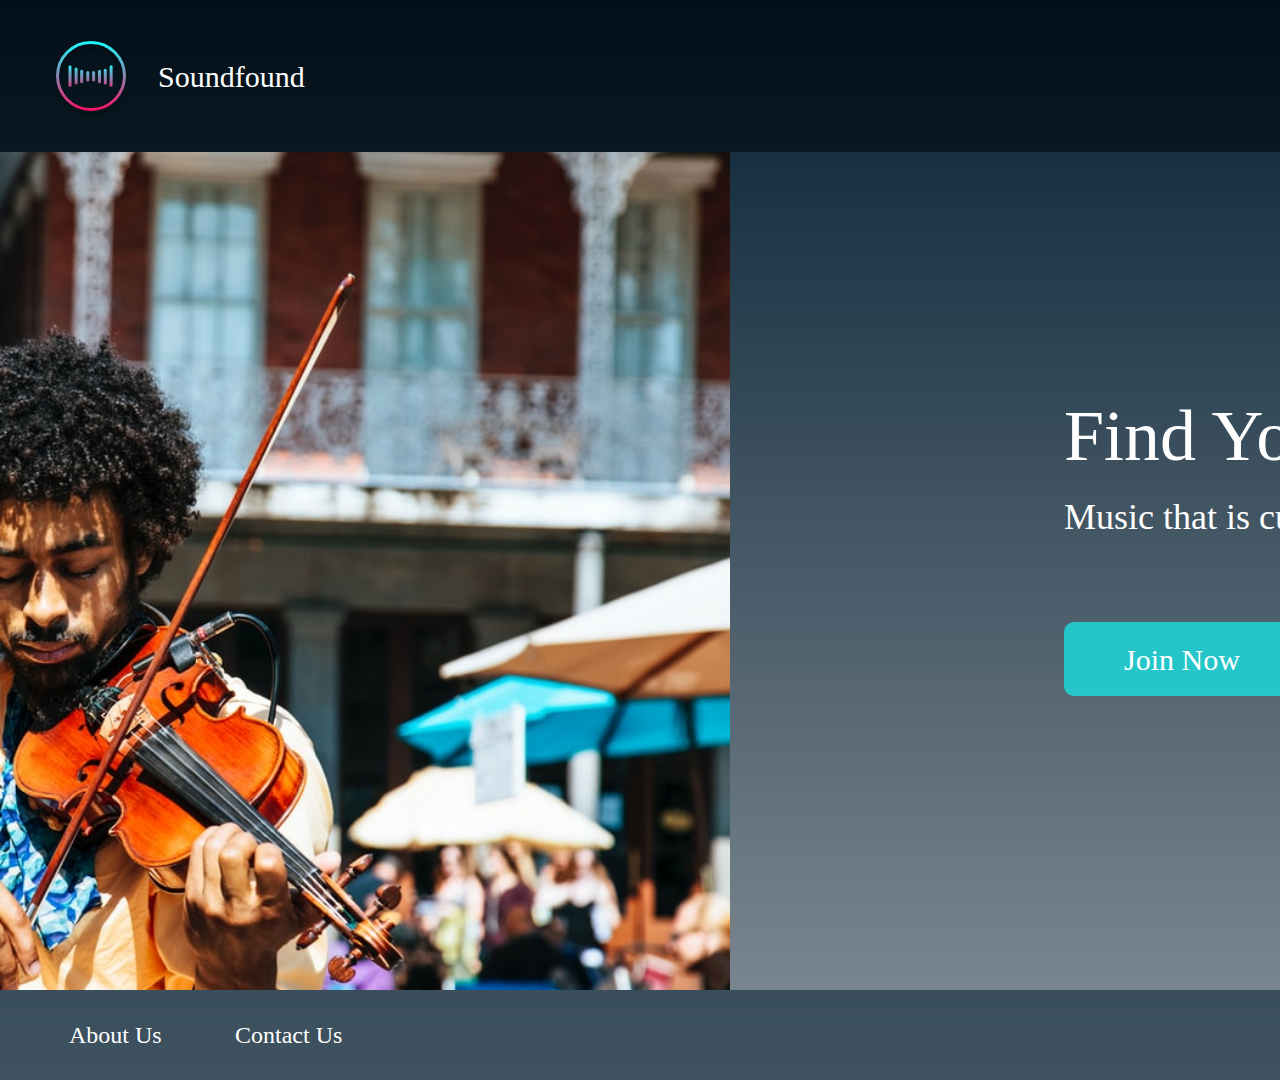
<file: index.html>
<!DOCTYPE html>
<html lang="en">

<head>
    <meta charset="UTF-8">
    <meta name="viewport" content="width=device-width, initial-scale=1.0">
    <title>Soundfound</title>
    <link rel="stylesheet" href="style.css">
    <link rel="stylesheet" href="index.css">
</head>

<body>
    <div class="navbar">
        <div id="logo">
        <svg width="78" height="78" viewBox="0 0 78 78" fill="none" xmlns="http://www.w3.org/2000/svg">
            <g filter="url(#filter0_d)">
                <circle cx="39" cy="35" r="33.5" stroke="url(#paint0_linear)" stroke-width="3" />
            </g>
            <mask id="mask0" mask-type="alpha" maskUnits="userSpaceOnUse" x="16" y="24" width="45" height="22">
                <path d="M53.2917 29.1667V42" stroke="black" stroke-width="3" stroke-linecap="round" />
                <path d="M59.125 25.6667V44.3333" stroke="black" stroke-width="3" stroke-linecap="round" />
                <path d="M47.4584 30.3333V40.8333" stroke="black" stroke-width="3" stroke-linecap="round" />
                <path d="M41.625 31.5V39.0833" stroke="black" stroke-width="3" stroke-linecap="round" />
                <path d="M35.7917 31.5V39.0833" stroke="black" stroke-width="3" stroke-linecap="round" />
                <path d="M29.6667 30.3333V40.8419" stroke="black" stroke-width="3" stroke-linecap="round" />
                <path d="M24.125 28V42" stroke="black" stroke-width="3" stroke-linecap="round" />
                <path d="M18 25.6667L18 44.3378" stroke="black" stroke-width="3" stroke-linecap="round" />
            </mask>
            <g mask="url(#mask0)">
                <rect x="14.5" y="22.1667" width="50.1667" height="29.1667" fill="url(#paint1_linear)" />
            </g>
            <defs>
                <filter id="filter0_d" x="0" y="0" width="78" height="78" filterUnits="userSpaceOnUse"
                    color-interpolation-filters="sRGB">
                    <feFlood flood-opacity="0" result="BackgroundImageFix" />
                    <feColorMatrix in="SourceAlpha" type="matrix" values="0 0 0 0 0 0 0 0 0 0 0 0 0 0 0 0 0 0 127 0" />
                    <feOffset dy="4" />
                    <feGaussianBlur stdDeviation="2" />
                    <feColorMatrix type="matrix" values="0 0 0 0 0 0 0 0 0 0 0 0 0 0 0 0 0 0 0.25 0" />
                    <feBlend mode="normal" in2="BackgroundImageFix" result="effect1_dropShadow" />
                    <feBlend mode="normal" in="SourceGraphic" in2="effect1_dropShadow" result="shape" />
                </filter>
                <linearGradient id="paint0_linear" x1="39" y1="0" x2="39" y2="70" gradientUnits="userSpaceOnUse">
                    <stop stop-color="#18FEFE" />
                    <stop offset="1" stop-color="#FA0E63" />
                </linearGradient>
                <linearGradient id="paint1_linear" x1="39.5833" y1="22.1667" x2="39.5833" y2="51.3333"
                    gradientUnits="userSpaceOnUse">
                    <stop stop-color="#18FEFE" />
                    <stop offset="1" stop-color="#FA0E63" />
                </linearGradient>
            </defs>
        </svg>
        </div>
        <div id="logo-name">Soundfound</div>
        <a href="discover.html"><div id="link1">Discover</div></a>
        <a href="join.html"><div id="link2">Join</div></a>
    </div>
    <div id="bg-img"></div>
    <div id="text1">Find Your Sound</div>
    <div id="text2">Music that is customized to your taste.</div>
    <a href="join.html"><div class="btn">Join Now</div></a>
    <div class="footer">
    <div id="aboutus">About Us</div>
    <div id="contactus">Contact Us</div>
    <div id="followus">Follow Us</div>
    <div id="writetous">Write To Us</div>
    </div>
</body>

</html>
</file>
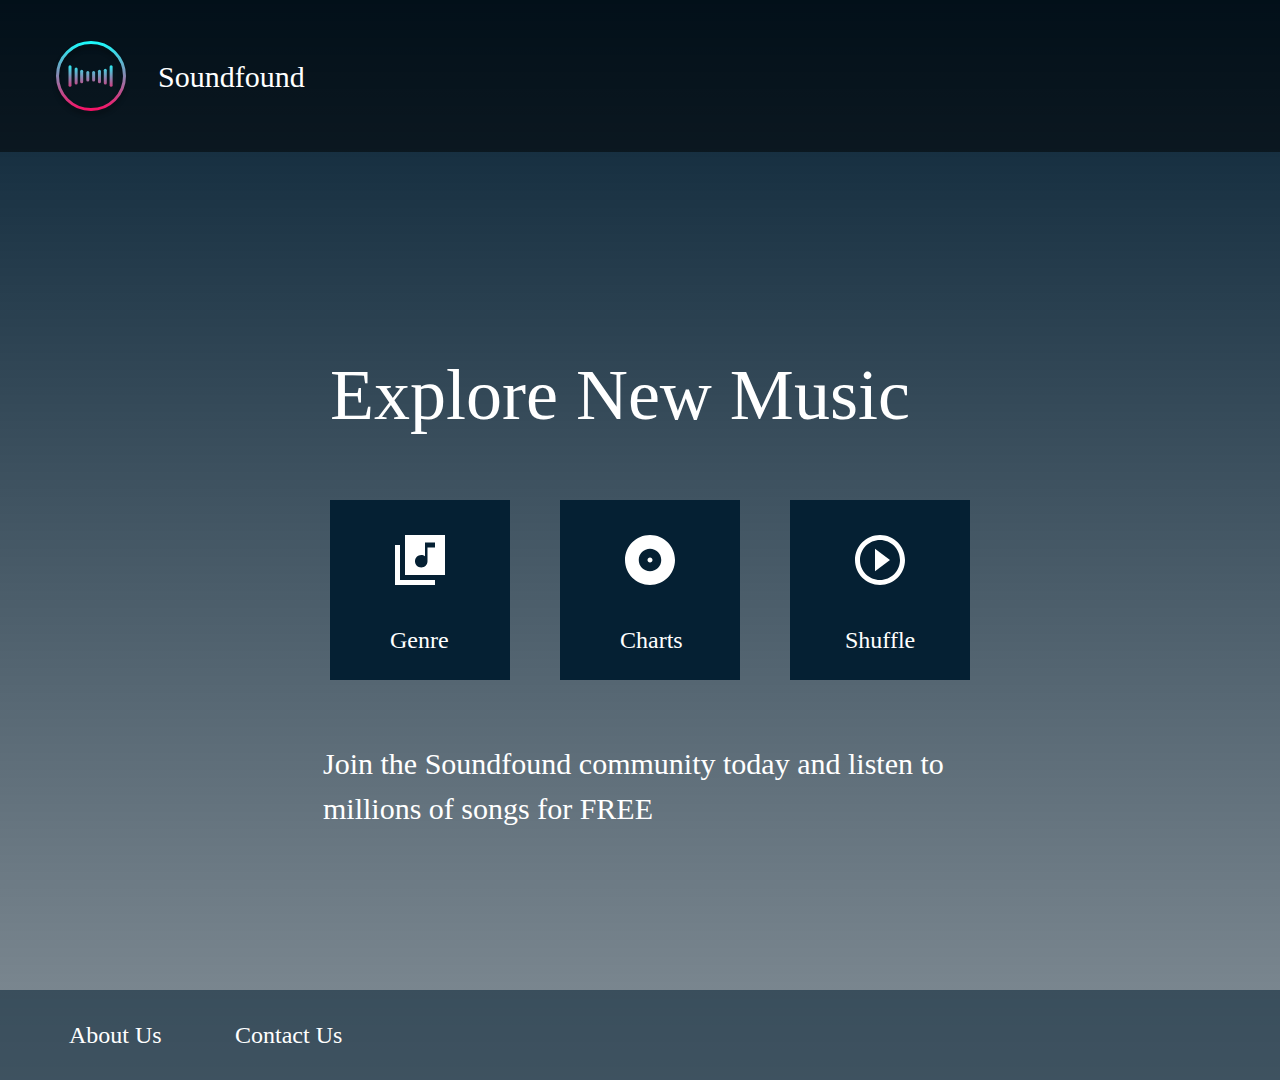
<file: discover.html>
<!DOCTYPE html>
<html lang="en">

<head>
    <meta charset="UTF-8">
    <meta name="viewport" content="width=device-width, initial-scale=1.0">
    <title>Soundfound</title>
    <link rel="stylesheet" href="style.css">
    <link rel="stylesheet" href="discover.css">
</head>

<body>
    <div class="navbar">
        <div id="logo">
        <svg width="78" height="78" viewBox="0 0 78 78" fill="none" xmlns="http://www.w3.org/2000/svg">
            <g filter="url(#filter0_d)">
                <circle cx="39" cy="35" r="33.5" stroke="url(#paint0_linear)" stroke-width="3" />
            </g>
            <mask id="mask0" mask-type="alpha" maskUnits="userSpaceOnUse" x="16" y="24" width="45" height="22">
                <path d="M53.2917 29.1667V42" stroke="black" stroke-width="3" stroke-linecap="round" />
                <path d="M59.125 25.6667V44.3333" stroke="black" stroke-width="3" stroke-linecap="round" />
                <path d="M47.4584 30.3333V40.8333" stroke="black" stroke-width="3" stroke-linecap="round" />
                <path d="M41.625 31.5V39.0833" stroke="black" stroke-width="3" stroke-linecap="round" />
                <path d="M35.7917 31.5V39.0833" stroke="black" stroke-width="3" stroke-linecap="round" />
                <path d="M29.6667 30.3333V40.8419" stroke="black" stroke-width="3" stroke-linecap="round" />
                <path d="M24.125 28V42" stroke="black" stroke-width="3" stroke-linecap="round" />
                <path d="M18 25.6667L18 44.3378" stroke="black" stroke-width="3" stroke-linecap="round" />
            </mask>
            <g mask="url(#mask0)">
                <rect x="14.5" y="22.1667" width="50.1667" height="29.1667" fill="url(#paint1_linear)" />
            </g>
            <defs>
                <filter id="filter0_d" x="0" y="0" width="78" height="78" filterUnits="userSpaceOnUse"
                    color-interpolation-filters="sRGB">
                    <feFlood flood-opacity="0" result="BackgroundImageFix" />
                    <feColorMatrix in="SourceAlpha" type="matrix" values="0 0 0 0 0 0 0 0 0 0 0 0 0 0 0 0 0 0 127 0" />
                    <feOffset dy="4" />
                    <feGaussianBlur stdDeviation="2" />
                    <feColorMatrix type="matrix" values="0 0 0 0 0 0 0 0 0 0 0 0 0 0 0 0 0 0 0.25 0" />
                    <feBlend mode="normal" in2="BackgroundImageFix" result="effect1_dropShadow" />
                    <feBlend mode="normal" in="SourceGraphic" in2="effect1_dropShadow" result="shape" />
                </filter>
                <linearGradient id="paint0_linear" x1="39" y1="0" x2="39" y2="70" gradientUnits="userSpaceOnUse">
                    <stop stop-color="#18FEFE" />
                    <stop offset="1" stop-color="#FA0E63" />
                </linearGradient>
                <linearGradient id="paint1_linear" x1="39.5833" y1="22.1667" x2="39.5833" y2="51.3333"
                    gradientUnits="userSpaceOnUse">
                    <stop stop-color="#18FEFE" />
                    <stop offset="1" stop-color="#FA0E63" />
                </linearGradient>
            </defs>
        </svg>
        </div>
        <div id="logo-name">Soundfound</div>
        <a href="index.html"><div id="link1">Home</div></a>
        <a href="join.html"><div id="link2">Join</div></a>
    </div>
    <div id="text3">Explore New Music</div>
    <div id="text4">Join the Soundfound community today and listen to millions of songs for FREE</div>
    
    <div id="rect1"></div>
    <div id="icon1">
        <svg xmlns="http://www.w3.org/2000/svg" viewBox="0 0 24 24" fill="white" width="60px" height="60px"><path d="M0 0h24v24H0V0z" fill="none"/><path d="M22 2H6v16h16V2zm-4 5h-3v5.5c0 1.38-1.12 2.5-2.5 2.5S10 13.88 10 12.5s1.12-2.5 2.5-2.5c.57 0 1.08.19 1.5.51V5h4v2zM4 6H2v16h16v-2H4V6z"/></svg>
    </div>
    <div id="t1">Genre</div>
    <div id="rect2"></div>
    <div id="icon2">
        <svg xmlns="http://www.w3.org/2000/svg" viewBox="0 0 24 24" fill="white" width="60px" height="60px"><path d="M0 0h24v24H0V0z" fill="none"/><path d="M12 2C6.48 2 2 6.48 2 12s4.48 10 10 10 10-4.48 10-10S17.52 2 12 2zm0 14.5c-2.49 0-4.5-2.01-4.5-4.5S9.51 7.5 12 7.5s4.5 2.01 4.5 4.5-2.01 4.5-4.5 4.5zm0-5.5c-.55 0-1 .45-1 1s.45 1 1 1 1-.45 1-1-.45-1-1-1z"/></svg>
    </div>
    <div id="t2">Charts</div>
    <div id="rect3"></div>
    <div id="icon3">
        <svg xmlns="http://www.w3.org/2000/svg" viewBox="0 0 24 24" fill="white" width="60px" height="60px"><path d="M0 0h24v24H0V0z" fill="none"/><path d="M10 16.5l6-4.5-6-4.5v9zM12 2C6.48 2 2 6.48 2 12s4.48 10 10 10 10-4.48 10-10S17.52 2 12 2zm0 18c-4.41 0-8-3.59-8-8s3.59-8 8-8 8 3.59 8 8-3.59 8-8 8z"/></svg>
    </div>
    <div id="t3">Shuffle</div>
    <div id="collage">
        <img src="pic2.jpg" alt="">
        <img src="pic3.jpg" alt="">
        <img src="pic5.jpg" alt="" width="225px" height="225px">
        <img src="pic4.jpg" alt="">
    </div>
    <div class="footer">
    <div id="aboutus">About Us</div>
    <div id="contactus">Contact Us</div>
    <div id="followus">Follow Us</div>
    <div id="writetous">Write To Us</div>
    </div>
</body>

</html>
</file>
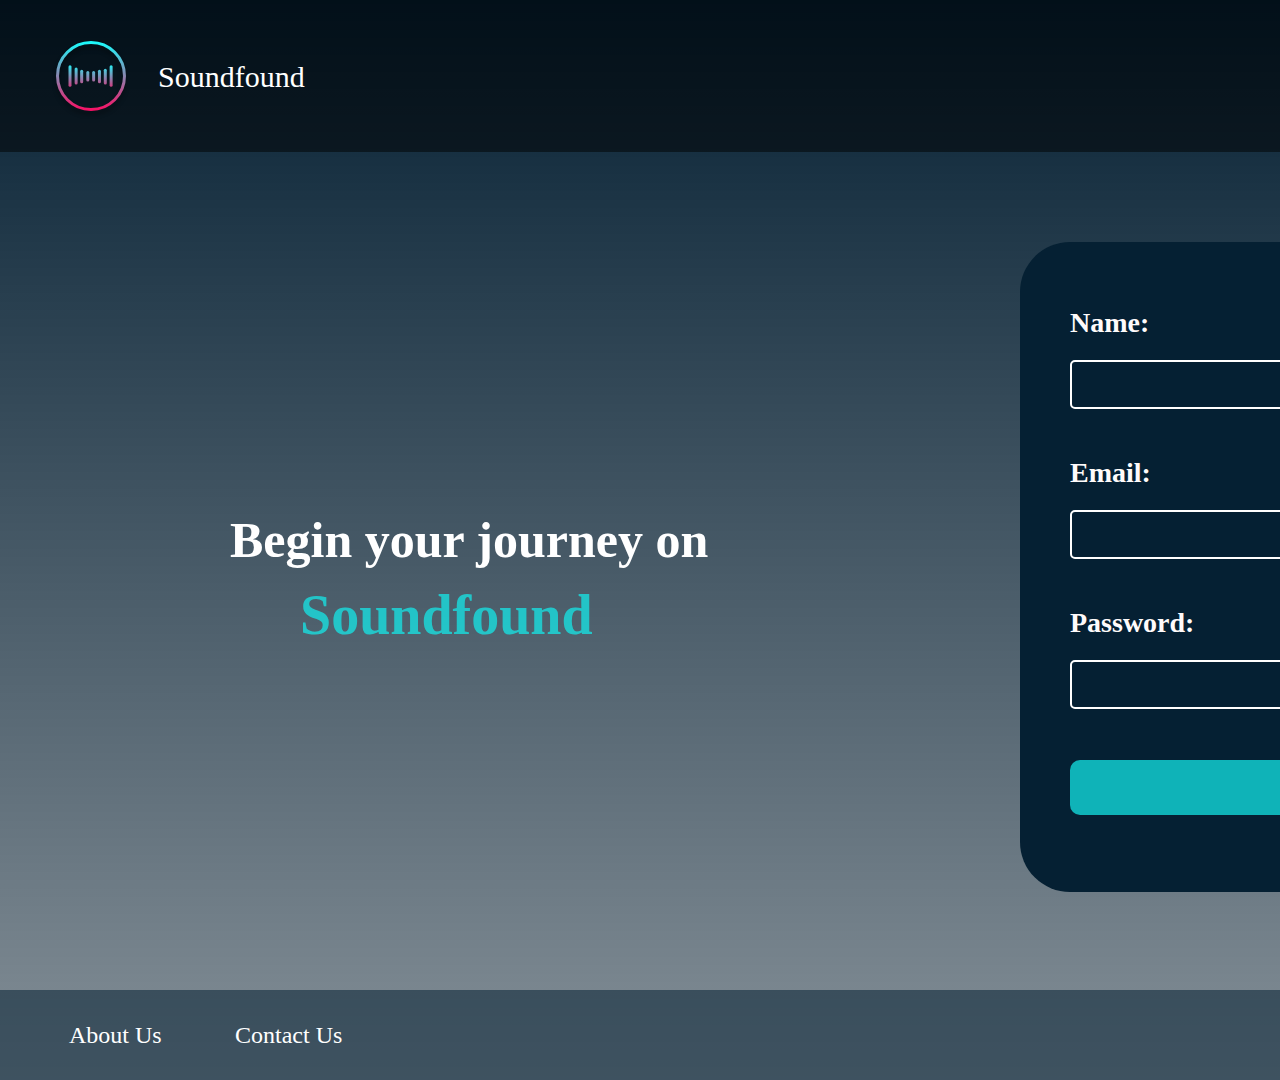
<file: join.html>
<!DOCTYPE html>
<html lang="en">

<head>
    <meta charset="UTF-8">
    <meta name="viewport" content="width=device-width, initial-scale=1.0">
    <title>Soundfound</title>
    <link rel="stylesheet" href="style.css">
    <link rel="stylesheet" href="join.css">
</head>

<body>
    <div class="navbar">
        <div id="logo">
        <svg width="78" height="78" viewBox="0 0 78 78" fill="none" xmlns="http://www.w3.org/2000/svg">
            <g filter="url(#filter0_d)">
                <circle cx="39" cy="35" r="33.5" stroke="url(#paint0_linear)" stroke-width="3" />
            </g>
            <mask id="mask0" mask-type="alpha" maskUnits="userSpaceOnUse" x="16" y="24" width="45" height="22">
                <path d="M53.2917 29.1667V42" stroke="black" stroke-width="3" stroke-linecap="round" />
                <path d="M59.125 25.6667V44.3333" stroke="black" stroke-width="3" stroke-linecap="round" />
                <path d="M47.4584 30.3333V40.8333" stroke="black" stroke-width="3" stroke-linecap="round" />
                <path d="M41.625 31.5V39.0833" stroke="black" stroke-width="3" stroke-linecap="round" />
                <path d="M35.7917 31.5V39.0833" stroke="black" stroke-width="3" stroke-linecap="round" />
                <path d="M29.6667 30.3333V40.8419" stroke="black" stroke-width="3" stroke-linecap="round" />
                <path d="M24.125 28V42" stroke="black" stroke-width="3" stroke-linecap="round" />
                <path d="M18 25.6667L18 44.3378" stroke="black" stroke-width="3" stroke-linecap="round" />
            </mask>
            <g mask="url(#mask0)">
                <rect x="14.5" y="22.1667" width="50.1667" height="29.1667" fill="url(#paint1_linear)" />
            </g>
            <defs>
                <filter id="filter0_d" x="0" y="0" width="78" height="78" filterUnits="userSpaceOnUse"
                    color-interpolation-filters="sRGB">
                    <feFlood flood-opacity="0" result="BackgroundImageFix" />
                    <feColorMatrix in="SourceAlpha" type="matrix" values="0 0 0 0 0 0 0 0 0 0 0 0 0 0 0 0 0 0 127 0" />
                    <feOffset dy="4" />
                    <feGaussianBlur stdDeviation="2" />
                    <feColorMatrix type="matrix" values="0 0 0 0 0 0 0 0 0 0 0 0 0 0 0 0 0 0 0.25 0" />
                    <feBlend mode="normal" in2="BackgroundImageFix" result="effect1_dropShadow" />
                    <feBlend mode="normal" in="SourceGraphic" in2="effect1_dropShadow" result="shape" />
                </filter>
                <linearGradient id="paint0_linear" x1="39" y1="0" x2="39" y2="70" gradientUnits="userSpaceOnUse">
                    <stop stop-color="#18FEFE" />
                    <stop offset="1" stop-color="#FA0E63" />
                </linearGradient>
                <linearGradient id="paint1_linear" x1="39.5833" y1="22.1667" x2="39.5833" y2="51.3333"
                    gradientUnits="userSpaceOnUse">
                    <stop stop-color="#18FEFE" />
                    <stop offset="1" stop-color="#FA0E63" />
                </linearGradient>
            </defs>
        </svg>
        </div>
        <div id="logo-name">Soundfound</div>
        <a href="index.html"><div id="link1">Home</div></a>
        <a href="discover.html"><div id="link2">Discover</div></a>
    </div>
    <div id="text6">Begin your journey on</div>
    <div id="text7">Soundfound</div>
    <div id="box"></div>
    <div id="label1">Name:</div>
    <input type="text" id="txt1">
    <div id="label2">Email:</div>
    <input type="email" id="txt2">
    <div id="label3">Password:</div>
    <input type="password" id="txt3">
    <div class="button btn" onclick="">Submit</div>
    <div class="footer">
    <div id="aboutus">About Us</div>
    <div id="contactus">Contact Us</div>
    <div id="followus">Follow Us</div>
    <div id="writetous">Write To Us</div>
    </div>
</body>

</html>
</file>
<file: style.css>
*{
    padding: 0;
    margin:0;
}
.navbar{
    position: absolute;
    width: 1920px;
    height: 152px;
    left: 0px;
    top: 0px;
    background: rgba(0, 0, 0, 0.5);
}
body{
    position: relative;
    width: 1920px;
    height: 1080px;
    background: linear-gradient(180deg, #052033 0%, rgba(10, 32, 48, 0.5) 100%);
    padding: 0px;
}
#logo-name{
    position: absolute;
    width: 184px;
    height: 152px;
    left: 158px;
    top: 0px;
    font-family: Poppins;
    font-style: normal;
    font-weight: normal;
    font-size: 30px;
    line-height: 45px;
    display: flex;
    align-items: center;
    text-align: center;
    color: #FFFFFF;
}
#logo{
    position: absolute;
    width: 70px;
    height: 70px;
    left: 52px;
    top: 41px;
}
#link1{
    position: absolute;
    width: 169px;
    height: 152px;
    left: 1473px;
    top: 0px;
    font-family: Poppins;
    font-style: normal;
    font-weight: normal;
    font-size: 30px;
    line-height: 45px;
    display: flex;
    align-items: center;
    text-align: center;
    color: #FFFFFF;
    cursor: pointer;
}
#link2{
    position: absolute;
    width: 144px;
    height: 152px;
    left: 1683px;
    top: 0px;
    font-family: Poppins;
    font-style: normal;
    font-weight: normal;
    font-size: 30px;
    line-height: 45px;
    display: flex;
    align-items: center;
    text-align: center;
    color: #FFFFFF;
    cursor: pointer;
}
.footer{
    position: absolute;
    width: 1920px;
    height: 90px;
    left: 0px;
    top: 990px;
    background: rgba(5, 32, 51, 0.55);
}
#aboutus{
    position: absolute;
    width: 133px;
    height: 90px;
    left: 69px;
    font-family: Poppins;
    font-style: normal;
    font-weight: normal;
    font-size: 24px;
    line-height: 36px;
    display: flex;
    align-items: center;
    text-align: center;
    color: #FFFFFF;
    cursor: pointer;
}
#contactus{
    position: absolute;
    width: 133px;
    height: 90px;
    left: 235px;
    font-family: Poppins;
    font-style: normal;
    font-weight: normal;
    font-size: 24px;
    line-height: 36px;
    display: flex;
    align-items: center;
    text-align: center;
    color: #FFFFFF;
    cursor: pointer;
}
#followus{
    position: absolute;
    width: 169px;
    height: 90px;
    left: 1473px;
    font-family: Poppins;
    font-style: normal;
    font-weight: normal;
    font-size: 24px;
    line-height: 36px;
    display: flex;
    align-items: center;
    text-align: center;
    color: #FFFFFF;
    cursor: pointer;
}
#writetous{
    position: absolute;
    width: 169px;
    height: 90px;
    left: 1683px;
    font-family: Poppins;
    font-style: normal;
    font-weight: normal;
    font-size: 24px;
    line-height: 36px;
    display: flex;
    align-items: center;
    text-align: center;
    color: #FFFFFF;
    cursor: pointer;
}
</file>
<file: index.css>
#bg-img{
    position: absolute;
    width: 730px;
    height: 838px;
    left: 0px;
    top: 152px;
    background: url(pic1.jpg);
    background-repeat: no-repeat;
    background-size: cover;
}
#text1{
    position: absolute;
    width: 578px;
    height: 108px;
    left: 1064px;
    top: 382px;
    font-family: Poppins;
    font-style: normal;
    font-weight: normal;
    font-size: 72px;
    line-height: 108px;
    color: #FFFFFF;
}
#text2{
    position: absolute;
    width: 687px;
    height: 54px;
    left: 1064px;
    top: 490px;
    font-family: Poppins;
    font-style: normal;
    font-weight: normal;
    font-size: 36px;
    line-height: 54px;
    color: #FFFFFF;
}
.btn{
    position: absolute;
    width: 236px;
    height: 74.12px;
    left: 1064px;
    top: 622px;
    background: rgba(19, 236, 236, 0.72);
    border-radius: 10px;
    font-family: Poppins;
    font-style: normal;
    font-weight: normal;
    font-size: 30px;
    line-height: 45px;
    display: flex;
    justify-content: center;
    align-items: center;
    text-align: center;
    color: #FFFFFF;
    cursor: pointer;
}
</file>
<file: discover.css>
#text3{
    position: absolute;
    width: 656px;
    height: 108px;
    left: 330px;
    top: 341px;
    font-family: Poppins;
    font-style: normal;
    font-weight: normal;
    font-size: 72px;
    line-height: 108px;
    display: flex;
    align-items: center;
    text-align: center;
    color: #FFFFFF;
}
#text4{
    position: absolute;
    width: 669px;
    height: 110px;
    left: 323px;
    top: 731px;
    font-family: Poppins;
    font-style: normal;
    font-weight: normal;
    font-size: 30px;
    line-height: 45px;
    display: flex;
    align-items: center;
    color: #FFFFFF;
}
#rect1{
    position: absolute;
    width: 180px;
    height: 180px;
    left: 330px;
    top: 500px;
    z-index: 2;
    background: #052033;
}
#icon1{
    position: absolute;
    left: 390px;
    top: 530px;
    z-index: 3;
}
#t1{
    position: absolute;
    width: 180px;
    height: 80px;
    left: 390px;
    top: 600px;
    font-family: Poppins;
    font-style: normal;
    font-weight: normal;
    font-size: 24px;
    line-height: 36px;
    display: flex;
    align-items: center;
    text-align: center;
    color: #FFFFFF;
    z-index: 3;
}
#rect2{
    position: absolute;
    width: 180px;
    height: 180px;
    left: 560px;
    top: 500px;
    background: #052033;
    z-index: 2;
}
#icon2{
    position: absolute;
    left: 620px;
    top: 530px;
    z-index: 3;
}
#t2{
    position: absolute;
    width: 180px;
    height: 80px;
    left: 620px;
    top: 600px;
    font-family: Poppins;
    font-style: normal;
    font-weight: normal;
    font-size: 24px;
    line-height: 36px;
    display: flex;
    align-items: center;
    text-align: center;
    color: #FFFFFF;
    z-index: 3;
}
#rect3{
    position: absolute;
    width: 180px;
    height: 180px;
    left: 790px;
    top: 500px;
    background: #052033;
    z-index: 2;
}
#icon3{
    position: absolute;
    left: 850px;
    top: 530px;
    z-index: 3;
}
#t3{
    position: absolute;
    width: 180px;
    height: 80px;
    left: 845px;
    top: 600px;
    font-family: Poppins;
    font-style: normal;
    font-weight: normal;
    font-size: 24px;
    line-height: 36px;
    display: flex;
    align-items: center;
    text-align: center;
    color: #FFFFFF;
    z-index: 3;
}
#collage{
    position: absolute;
    width: 500px;
    height: 500px;
    left: 1293px;
    top: 341px;
}
</file>
<file: join.css>
#text6{ 
    position: absolute;
    width: 600px;
    height: 180px;
    left: 230px;
    top: 450px;
    font-family: Poppins;
    font-style: normal;
    font-weight: bold;
    font-size: 50px;
    line-height: 75px;
    display: flex;
    align-items: center;
    text-align: center;
    color: #FFFFFF;
}
#text7{
    position: absolute;
    width: 370px;
    height: 110px;
    left: 300px;
    top: 560px;
    font-family: Poppins;
    font-style: normal;
    font-weight: bold;
    font-size: 56px;
    line-height: 84px;
    display: flex;
    align-items: center;
    text-align: center;
    color: rgba(19, 236, 236, 0.72);
}
#box{
    position: absolute;
    width: 750px;
    height: 650px;
    left: 1020px;
    top: 242px;
    background: #052033;
    border-radius: 50px;
    z-index: 2;
}
#label1{
    position: absolute;
    width: 100px;
    height: 45px;
    left: 1070px;
    top: 300px;
    font-family: Poppins;
    font-style: normal;
    font-weight: bold;
    font-size: 28px;
    line-height: 42px;
    display: flex;
    align-items: center;
    text-align: center;
    z-index: 3;
    color: #FFFBFB;
}
#txt1{
    position: absolute;
    width: 630px;
    height: 35px;
    left: 1070px;
    top: 360px;
    z-index: 3;
    background-color: #052033;
    color: white;
    font-size: 28px;
    padding:5px;
    border-radius: 5px;
    border: solid white 2px;
}
#label2{
    position: absolute;
    width: 100px;
    height: 45px;
    left: 1070px;
    top: 450px;
    font-family: Poppins;
    font-style: normal;
    font-weight: bold;
    font-size: 28px;
    line-height: 42px;
    display: flex;
    align-items: center;
    text-align: center;
    z-index: 3;
    color: #FFFBFB;
}
#txt2{
    position: absolute;
    width: 630px;
    height: 35px;
    left: 1070px;
    top: 510px;
    z-index: 3;
    background-color: #052033;
    color: white;
    font-size: 28px;
    padding:5px;
    border-radius: 5px;
    border: solid white 2px;
}
#label3{
    position: absolute;
    width: 100px;
    height: 45px;
    left: 1070px;
    top: 600px;
    font-family: Poppins;
    font-style: normal;
    font-weight: bold;
    font-size: 28px;
    line-height: 42px;
    display: flex;
    align-items: center;
    text-align: center;
    z-index: 3;
    color: #FFFBFB;
}
#txt3{
    position: absolute;
    width: 630px;
    height: 35px;
    left: 1070px;
    top: 660px;
    background-color: #052033;
    color: white;
    font-size: 28px;
    padding:5px;
    z-index: 3;
    border-radius: 5px;
    border: solid white 2px;
}
.btn{
    position: absolute;
    width: 645px;
    height: 55px;
    left: 1070px;
    top: 760px;
    background: rgba(19, 236, 236, 0.72);
    border-radius: 10px;
    font-family: Poppins;
    font-style: normal;
    font-weight: normal;
    font-size: 30px;
    line-height: 45px;
    display: flex;
    justify-content: center;
    align-items: center;
    text-align: center;
    color: #FFFFFF;
    cursor: pointer;
    z-index: 3;
}
</file>
